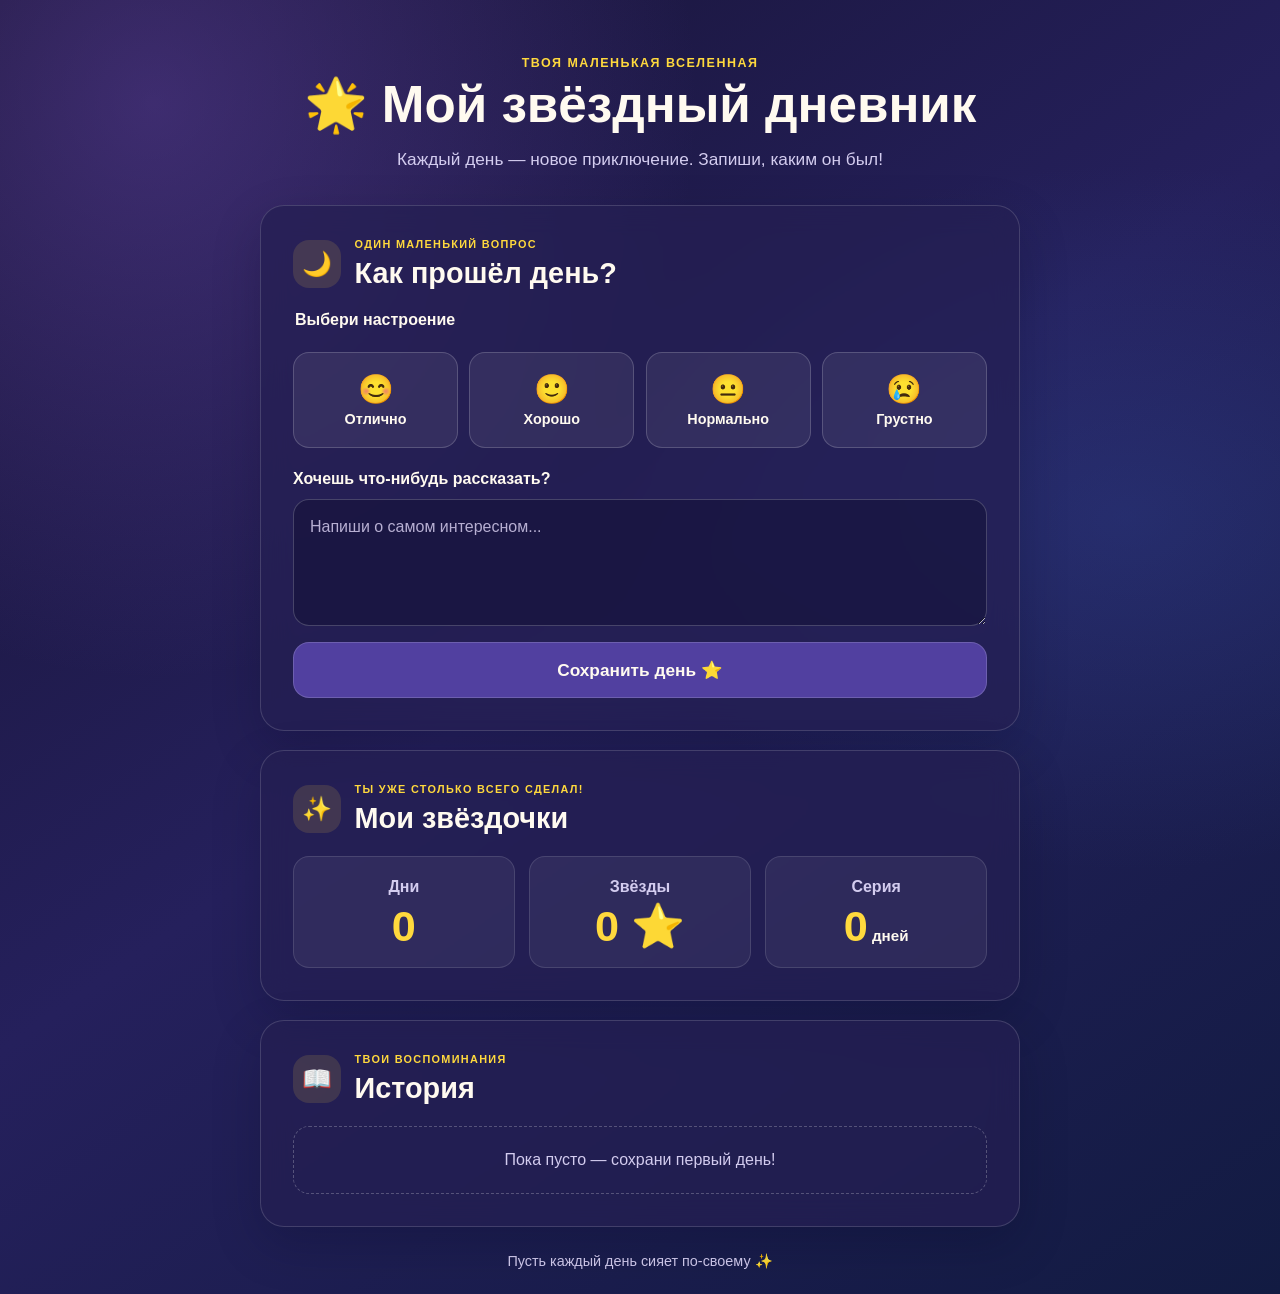
<file: index.html>
<!doctype html>
<html lang="ru">
  <head>
    <meta charset="utf-8">
    <meta name="viewport" content="width=device-width, initial-scale=1">
    <meta name="theme-color" content="#17143b">
    <title>Мой звёздный дневник</title>
    <link rel="stylesheet" href="css/style.css">
    <script src="js/app.js" defer></script>
  </head>
    <body>
    <div class="page-shell">
      <header class="site-header">
        <p class="eyebrow">Твоя маленькая вселенная</p>
        <h1>🌟 Мой звёздный дневник</h1>
        <p class="subtitle">Каждый день — новое приключение. Запиши, каким он был!</p>
      </header>

      <main>
        <section class="card day-card" aria-labelledby="day-heading">
          <div class="section-heading">
            <span class="section-icon" aria-hidden="true">🌙</span>
            <div>
              <p class="eyebrow">Один маленький вопрос</p>
              <h2 id="day-heading">Как прошёл день?</h2>
            </div>
          </div>

          <fieldset class="mood-fieldset">
            <legend>Выбери настроение</legend>
            <div class="mood-options">
              <button class="mood-button" type="button" aria-pressed="false">
                <span class="mood-emoji" aria-hidden="true">😊</span>
                <span>Отлично</span>
              </button>
              <button class="mood-button" type="button" aria-pressed="false">
                <span class="mood-emoji" aria-hidden="true">🙂</span>
                <span>Хорошо</span>
              </button>
              <button class="mood-button" type="button" aria-pressed="false">
                <span class="mood-emoji" aria-hidden="true">😐</span>
                <span>Нормально</span>
              </button>
              <button class="mood-button" type="button" aria-pressed="false">
                <span class="mood-emoji" aria-hidden="true">😢</span>
                <span>Грустно</span>
              </button>
            </div>
          </fieldset>

          <label class="note-label" for="day-note">Хочешь что-нибудь рассказать?</label>
          <textarea
            id="day-note"
            name="day-note"
            rows="4"
            placeholder="Напиши о самом интересном..."
          ></textarea>
          <button class="save-button" type="button">Сохранить день ⭐</button>
        </section>

        <section class="card stars-card" aria-labelledby="stars-heading">
          <div class="section-heading">
            <span class="section-icon" aria-hidden="true">✨</span>
            <div>
              <p class="eyebrow">Ты уже столько всего сделал!</p>
              <h2 id="stars-heading">Мои звёздочки</h2>
            </div>
          </div>
          <dl class="stats">
            <div class="stat">
              <dt>Дни</dt>
              <dd>0</dd>
            </div>
            <div class="stat">
              <dt>Звёзды</dt>
              <dd>0 <span aria-hidden="true">⭐</span></dd>
            </div>
            <div class="stat">
              <dt>Серия</dt>
              <dd>0 <span class="stat-unit">дней</span></dd>
            </div>
          </dl>
        </section>

        <section class="card history-card" aria-labelledby="history-heading">
          <div class="section-heading">
            <span class="section-icon" aria-hidden="true">📖</span>
            <div>
              <p class="eyebrow">Твои воспоминания</p>
              <h2 id="history-heading">История</h2>
            </div>
          </div>
          <ul class="history-list">
            <li class="empty-state">Пока пусто — сохрани первый день!</li>
          </ul>
        </section>
      </main>

      <footer class="site-footer">
        <p>Пусть каждый день сияет по-своему ✨</p>
      </footer>
    </div>

    <dialog class="notice-dialog" aria-labelledby="notice-title" aria-describedby="notice-message">
      <div class="notice-card">
        <h2 id="notice-title">Привет!</h2>
        <p id="notice-message"></p>
        <button class="notice-close-button" type="button">Понятно</button>
      </div>
    </dialog>

    <script src="../js/app.js"></script>
  </body>
</html>
</file>
<file: css/style.css>
* {
  box-sizing: border-box;
}

:root {
  color-scheme: dark;
  font-family: "Trebuchet MS", "Segoe UI", sans-serif;
  font-synthesis: none;
  text-rendering: optimizeLegibility;
  -webkit-font-smoothing: antialiased;
  -moz-osx-font-smoothing: grayscale;
  --accent: #ffd93d;
  --text: #fffaf0;
  --muted: #d3ccef;
  --card: rgba(36, 31, 82, 0.72);
  --card-border: rgba(255, 255, 255, 0.15);
}

body {
  min-width: 320px;
  min-height: 100vh;
  margin: 0;
  color: var(--text);
  background:
    radial-gradient(ellipse at 12% 8%, rgba(116, 79, 190, 0.4), transparent 34rem),
    radial-gradient(ellipse at 88% 40%, rgba(50, 79, 163, 0.3), transparent 32rem),
    linear-gradient(145deg, #171333 0%, #25205c 48%, #121b42 100%);
}

button,
textarea {
  font: inherit;
}

button {
  color: inherit;
}

.page-shell {
  width: min(100% - 2rem, 760px);
  margin: 0 auto;
  padding: 3.5rem 0 1.5rem;
}

.site-header {
  margin-bottom: 2rem;
  text-align: center;
}

.eyebrow {
  margin: 0 0 0.4rem;
  color: var(--accent);
  font-size: 0.78rem;
  font-weight: 800;
  letter-spacing: 0.12em;
  text-transform: uppercase;
}

h1,
h2,
p {
  margin-top: 0;
}

h1 {
  margin-bottom: 0.65rem;
  font-size: clamp(2rem, 7vw, 3.2rem);
  line-height: 1.15;
}

.subtitle {
  max-width: 34rem;
  margin: 0 auto;
  color: var(--muted);
  font-size: 1.08rem;
  line-height: 1.6;
}

main {
  display: grid;
  gap: 1.2rem;
}

.card {
  padding: clamp(1.25rem, 5vw, 2rem);
  border: 1px solid var(--card-border);
  border-radius: 1.5rem;
  background: var(--card);
  box-shadow: 0 18px 50px rgba(5, 6, 28, 0.2);
  backdrop-filter: blur(14px);
}

.section-heading {
  display: flex;
  align-items: center;
  gap: 0.85rem;
  margin-bottom: 1.35rem;
}

.section-icon {
  display: grid;
  width: 3rem;
  height: 3rem;
  flex: 0 0 auto;
  place-items: center;
  border-radius: 1rem;
  background: rgba(255, 217, 61, 0.13);
  font-size: 1.5rem;
}

.section-heading .eyebrow {
  font-size: 0.68rem;
}

h2 {
  margin-bottom: 0;
  font-size: clamp(1.4rem, 5vw, 1.8rem);
}

.mood-fieldset {
  min-width: 0;
  margin: 0 0 1.4rem;
  padding: 0;
  border: 0;
}

.mood-fieldset legend,
.note-label {
  margin-bottom: 0.7rem;
  font-size: 1rem;
  font-weight: 700;
}

.mood-options {
  display: grid;
  grid-template-columns: repeat(4, minmax(0, 1fr));
  gap: 0.7rem;
  padding-top: 0.7rem;
}

.mood-button {
  display: flex;
  min-height: 6rem;
  flex-direction: column;
  align-items: center;
  justify-content: center;
  gap: 0.35rem;
  padding: 0.75rem 0.35rem;
  border: 1px solid rgba(255, 255, 255, 0.18);
  border-radius: 1rem;
  background: rgba(255, 255, 255, 0.07);
  cursor: pointer;
  font-size: 0.9rem;
  font-weight: 700;
  transition: background-color 160ms ease, border-color 160ms ease, transform 160ms ease;
}

.mood-button:hover {
  transform: translateY(-2px);
  border-color: var(--accent);
  background: rgba(255, 217, 61, 0.12);
}

.mood-button.is-active {
  border-color: var(--accent);
  background: rgba(255, 217, 61, 0.2);
  box-shadow: 0 0 0 2px rgba(255, 217, 61, 0.18);
}

.mood-button:disabled,
.save-button:disabled {
  cursor: not-allowed;
  opacity: 0.6;
}

.mood-button:focus-visible,
.save-button:focus-visible,
textarea:focus-visible {
  outline: 3px solid var(--accent);
  outline-offset: 3px;
}

.mood-emoji {
  font-size: 1.8rem;
}

.note-label {
  display: block;
}

textarea {
  display: block;
  width: 100%;
  min-height: 7rem;
  resize: vertical;
  padding: 0.9rem 1rem;
  border: 1px solid rgba(255, 255, 255, 0.2);
  border-radius: 1rem;
  background: rgba(11, 12, 42, 0.38);
  color: var(--text);
  line-height: 1.5;
}

textarea::placeholder {
  color: #b7afd2;
}

.save-button {
  width: 100%;
  min-height: 3.5rem;
  margin-top: 1rem;
  padding: 0.8rem 1.2rem;
  border: 1px solid rgba(255, 255, 255, 0.16);
  border-radius: 1rem;
  background: #5140a0;
  color: #fffaf0;
  cursor: pointer;
  font-size: 1.08rem;
  font-weight: 900;
  transition: filter 160ms ease, transform 160ms ease;
}

.save-button:hover {
  transform: translateY(-2px);
  filter: brightness(1.06);
}

.stats {
  display: grid;
  grid-template-columns: repeat(3, minmax(0, 1fr));
  gap: 0.9rem;
  margin: 0;
}

.stat {
  display: flex;
  min-height: 7rem;
  flex-direction: column;
  align-items: center;
  justify-content: center;
  padding: 1rem 0.65rem;
  border: 1px solid rgba(255, 255, 255, 0.12);
  border-radius: 1rem;
  background: rgba(255, 255, 255, 0.06);
  text-align: center;
}

.stat dt {
  margin-bottom: 0.55rem;
  color: var(--muted);
  font-size: 1rem;
  font-weight: 700;
  line-height: 1.2;
}

.stat dd {
  margin: 0;
  color: var(--accent);
  font-size: clamp(2rem, 7vw, 2.7rem);
  font-weight: 900;
  line-height: 1;
}

.stat-unit {
  color: var(--text);
  font-size: 0.95rem;
  font-weight: 600;
}

.history-list {
  margin: 0;
  padding: 0;
  list-style: none;
}

.empty-state {
  padding: 1.3rem 1rem;
  border: 1px dashed rgba(255, 255, 255, 0.24);
  border-radius: 1rem;
  color: var(--muted);
  text-align: center;
  line-height: 1.5;
}

.history-entry {
  padding: 1rem 1.1rem;
  border: 1px solid rgba(255, 255, 255, 0.12);
  border-radius: 1rem;
  background: rgba(255, 255, 255, 0.06);
}

.history-entry + .history-entry {
  margin-top: 0.75rem;
}

.history-entry-heading {
  display: flex;
  align-items: baseline;
  justify-content: space-between;
  gap: 0.75rem;
}

.history-entry-actions {
  display: flex;
  flex: 0 0 auto;
  align-items: center;
  gap: 0.75rem;
}

.history-entry-heading h3 {
  margin: 0;
  font-size: 1.05rem;
}

.history-entry-heading time {
  flex: 0 0 auto;
  color: var(--muted);
  font-size: 0.85rem;
}

.delete-entry-button {
  padding: 0.4rem 0.65rem;
  border: 1px solid rgba(255, 255, 255, 0.16);
  border-radius: 0.7rem;
  background: rgba(255, 255, 255, 0.05);
  color: var(--muted);
  cursor: pointer;
  font-size: 0.82rem;
  font-weight: 700;
  transition: background-color 160ms ease, border-color 160ms ease, color 160ms ease;
}

.delete-entry-button:hover {
  border-color: rgba(255, 107, 107, 0.65);
  background: rgba(255, 107, 107, 0.14);
  color: #ff9b9b;
}

.delete-entry-button:focus-visible {
  outline: 3px solid var(--accent);
  outline-offset: 3px;
}

.history-note {
  margin: 0.65rem 0 0;
  color: var(--muted);
  line-height: 1.5;
  white-space: pre-wrap;
  overflow-wrap: anywhere;
}

.site-footer {
  padding-top: 1.6rem;
  color: var(--muted);
  font-size: 0.9rem;
  text-align: center;
}

.site-footer p {
  margin-bottom: 0;
}

.notice-dialog {
  width: min(100% - 2rem, 26rem);
  max-width: none;
  padding: 0;
  overflow: visible;
  border: 1px solid var(--card-border);
  border-radius: 1.25rem;
  background: transparent;
  color: var(--text);
  box-shadow: 0 24px 70px rgba(5, 6, 28, 0.48);
}

.notice-dialog::backdrop {
  background: rgba(8, 8, 25, 0.72);
  backdrop-filter: blur(4px);
}

.notice-card {
  padding: 1.5rem;
  border-radius: inherit;
  background: linear-gradient(145deg, #30276b, #201b4b);
}

.notice-card h2 {
  margin-bottom: 0.6rem;
  color: var(--accent);
}

.notice-card p {
  margin-bottom: 1.25rem;
  color: var(--muted);
  line-height: 1.5;
}

.notice-close-button {
  min-width: 7rem;
  min-height: 2.75rem;
  padding: 0.6rem 1rem;
  border: 1px solid rgba(255, 217, 61, 0.65);
  border-radius: 0.8rem;
  background: #5140a0;
  color: var(--text);
  cursor: pointer;
  font-weight: 800;
}

.notice-close-button:hover {
  filter: brightness(1.15);
}

.notice-close-button:focus-visible {
  outline: 3px solid var(--accent);
  outline-offset: 3px;
}

@media (max-width: 560px) {
  .page-shell {
    width: min(100% - 1.25rem, 460px);
    padding-top: 2rem;
  }

  .mood-options {
    grid-template-columns: repeat(2, minmax(0, 1fr));
  }

  .mood-button {
    min-height: 5.2rem;
    flex-direction: row;
    gap: 0.55rem;
    font-size: 0.95rem;
  }

  .history-entry-heading {
    align-items: flex-start;
    flex-direction: column;
    gap: 0.3rem;
  }

  .history-entry-actions {
    width: 100%;
    justify-content: space-between;
  }
}

@media (prefers-reduced-motion: reduce) {
  *,
  *::before,
  *::after {
    scroll-behavior: auto !important;
    transition-duration: 0.01ms !important;
  }
}
</file>
